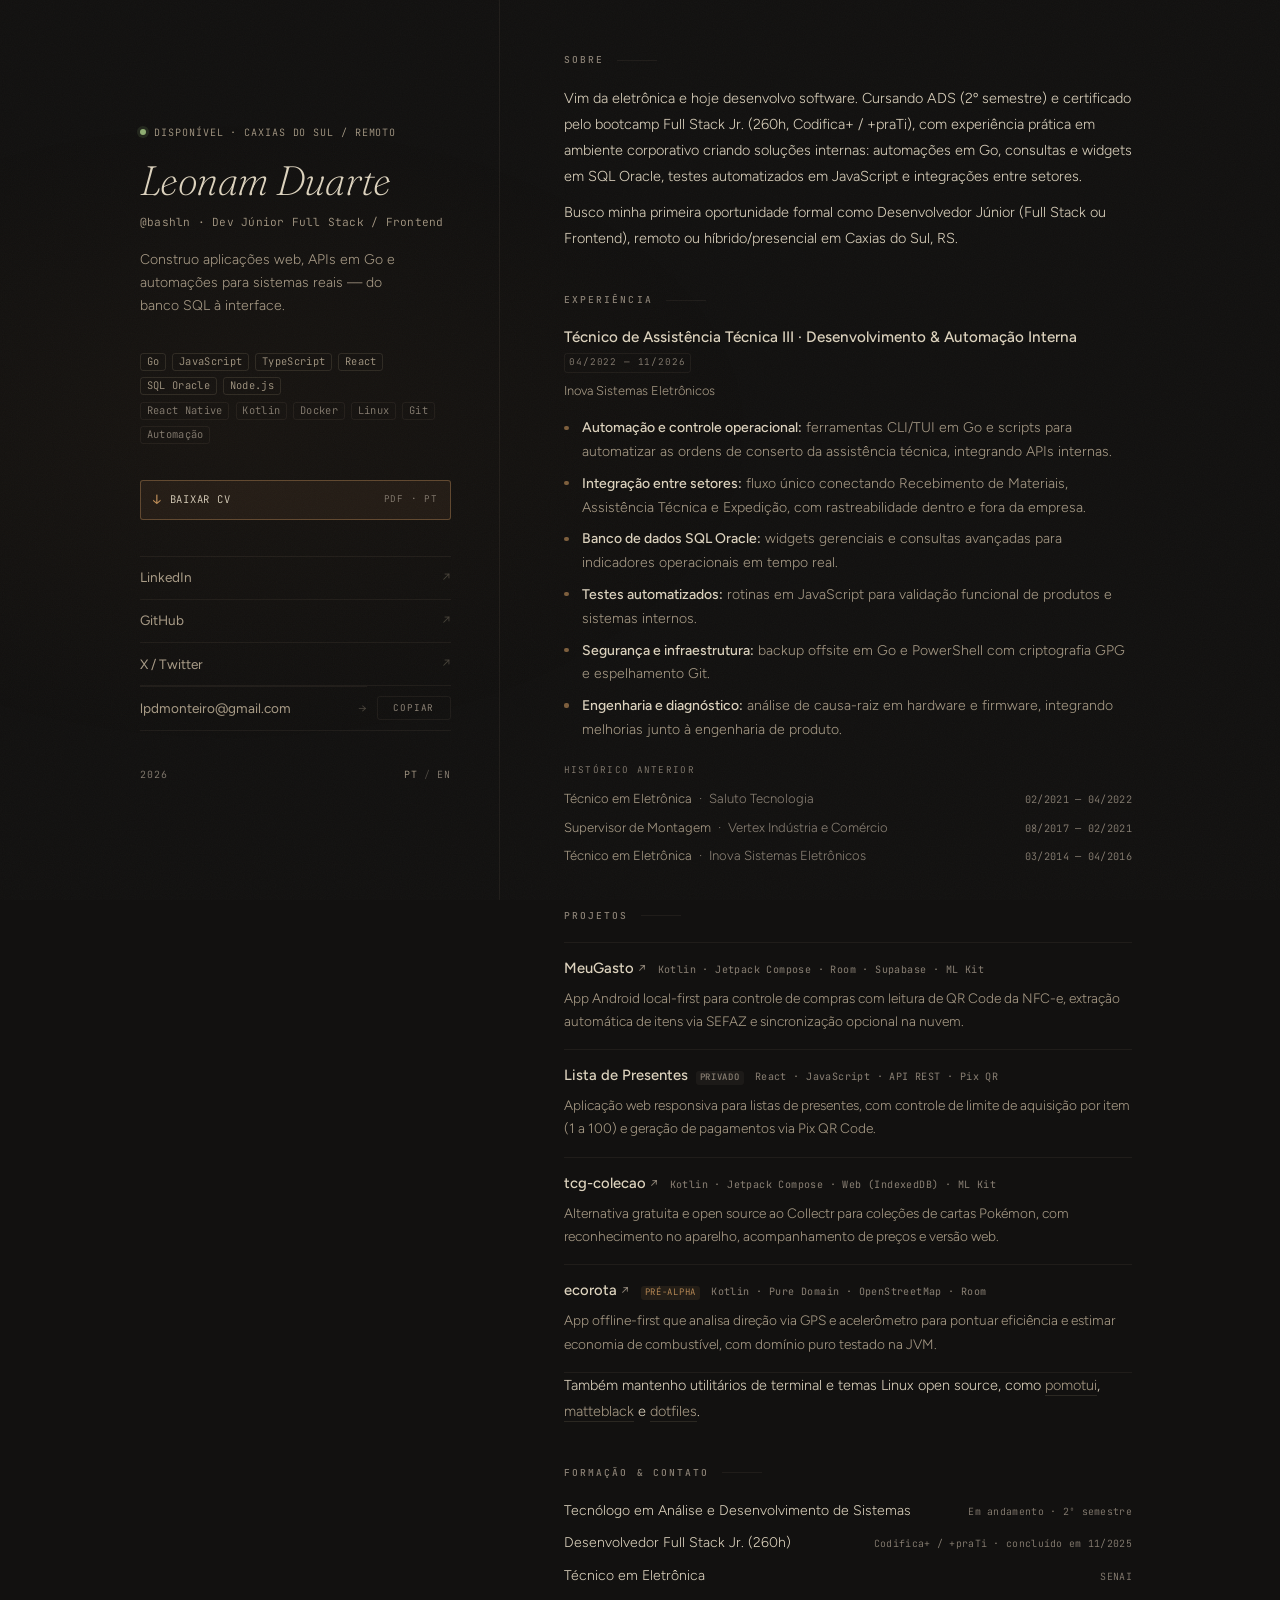
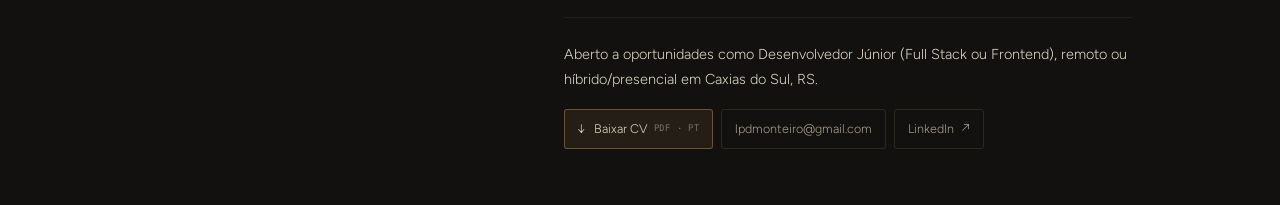
<file: index.html>
<!doctype html>
<html lang="pt-br">
  <head>
    <meta charset="UTF-8" />
    <meta name="viewport" content="width=device-width, initial-scale=1" />
    <meta
      name="description"
      content="Leonam Duarte (bashln) — Desenvolvedor Júnior Full Stack e Frontend. Experiência com automação, ordens de conserto, SQL Oracle, Go, JavaScript, TypeScript, React e Linux. Caxias do Sul - RS e remoto."
    />
    <meta name="theme-color" content="#121110" />
    <meta name="color-scheme" content="dark" />
    <link rel="canonical" href="https://bashln.github.io/portfolio/" />
    <meta property="og:type" content="website" />
    <meta
      property="og:title"
      content="Leonam Duarte (bashln) — Desenvolvedor Júnior Full Stack / Frontend"
    />
    <meta
      property="og:description"
      content="Go, JavaScript, TypeScript, React, SQL Oracle e automação de processos. Aberto a oportunidades remotas ou híbridas/presenciais em Caxias do Sul - RS."
    />
    <meta property="og:url" content="https://bashln.github.io/portfolio/" />
    <meta
      property="og:image"
      content="https://bashln.github.io/portfolio/assets/images/og.png"
    />
    <meta property="og:image:width" content="1200" />
    <meta property="og:image:height" content="630" />
    <meta
      property="og:image:alt"
      content="Leonam Duarte (bashln) — Desenvolvedor Júnior Full Stack / Frontend"
    />
    <meta property="og:locale" content="pt_BR" />
    <meta property="og:locale:alternate" content="en_US" />
    <meta name="twitter:card" content="summary_large_image" />
    <title>Leonam Duarte (bashln) — Desenvolvedor Júnior</title>
    <script type="application/ld+json">
      {
        "@context": "https://schema.org",
        "@type": "Person",
        "name": "Leonam Duarte",
        "alternateName": "bashln",
        "url": "https://bashln.github.io/portfolio/",
        "email": "lpdmonteiro@gmail.com",
        "jobTitle": "Desenvolvedor Júnior (Full Stack / Frontend)",
        "description": "Desenvolvedor Júnior com experiência prática em automação, ordens de conserto, integrações entre setores, SQL Oracle, Go, JavaScript, React e Linux.",
        "address": {
          "@type": "PostalAddress",
          "addressLocality": "Caxias do Sul",
          "addressRegion": "RS",
          "addressCountry": "BR"
        },
        "knowsAbout": [
          "Go",
          "JavaScript",
          "TypeScript",
          "React",
          "React Native",
          "Node.js",
          "SQL",
          "Oracle",
          "Kotlin",
          "Linux",
          "Docker",
          "Git"
        ],
        "hasCredential": [
          {
            "@type": "EducationalOccupationalCredential",
            "name": "Desenvolvedor Full Stack Jr. (260h)",
            "credentialCategory": "certificate",
            "dateCreated": "2025-11",
            "recognizedBy": {
              "@type": "Organization",
              "name": "Codifica+ / +praTi"
            }
          }
        ],
        "sameAs": [
          "https://github.com/bashln",
          "https://www.linkedin.com/in/leonam-monteiro-679200362",
          "https://x.com/bashln"
        ]
      }
    </script>
    <link rel="preconnect" href="https://fonts.googleapis.com" />
    <link rel="preconnect" href="https://fonts.gstatic.com" crossorigin />
    <link
      href="https://fonts.googleapis.com/css2?family=Fraunces:ital,opsz,wght@0,9..144,200;1,9..144,200&family=JetBrains+Mono:wght@400;500&family=Figtree:wght@300;400;500&display=swap"
      rel="stylesheet"
    />
    <link rel="stylesheet" href="assets/style/style.css" />
    <link rel="icon" type="image/x-icon" href="assets/images/favicon.ico" />
    <link
      rel="icon"
      type="image/png"
      sizes="32x32"
      href="assets/images/favicon-32x32.png"
    />
    <link
      rel="icon"
      type="image/png"
      sizes="16x16"
      href="assets/images/favicon-16x16.png"
    />
    <link
      rel="icon"
      type="image/png"
      sizes="192x192"
      href="assets/images/android-chrome-192x192.png"
    />
    <link
      rel="icon"
      type="image/png"
      sizes="512x512"
      href="assets/images/android-chrome-512x512.png"
    />
    <link
      rel="apple-touch-icon"
      sizes="180x180"
      href="assets/images/apple-touch-icon.png"
    />
  </head>
  <body>
    <div class="layout">
      <aside class="sidebar">
        <div class="sidebar-inner">
          <header class="identity">
            <p class="availability">
              <span class="status-dot" aria-hidden="true"></span>
              <span
                data-pt="Disponível · Caxias do Sul / Remoto"
                data-en="Open to work · Remote / Hybrid (RS)"
              >
                Disponível · Caxias do Sul / Remoto
              </span>
            </p>
            <h1>Leonam Duarte</h1>
            <p
              class="role-line"
              data-pt="@bashln · Dev Júnior Full Stack / Frontend"
              data-en="@bashln · Junior Full Stack / Frontend Dev"
            >
              @bashln · Dev Júnior Full Stack / Frontend
            </p>
            <p
              class="tagline"
              data-pt="Construo aplicações web, APIs em Go e automações para sistemas reais — do banco SQL à interface."
              data-en="I build web apps, Go APIs, and process automation for real production systems — from SQL to the UI."
            >
              Construo aplicações web, APIs em Go e automações para sistemas
              reais — do banco SQL à interface.
            </p>
          </header>

          <div class="stack-group" role="group" aria-label="Stack">
            <p class="stack stack-primary">
              <span>Go</span><span>JavaScript</span><span>TypeScript</span
              ><span>React</span><span>SQL Oracle</span><span>Node.js</span>
            </p>
            <p class="stack stack-secondary">
              <span>React Native</span><span>Kotlin</span><span>Docker</span
              ><span>Linux</span><span>Git</span
              ><span data-pt="Automação" data-en="Automation">Automação</span>
            </p>
          </div>

          <a
            class="cv-cta"
            href="assets/cv/leonam-duarte-cv-dev-jr-2026.pdf"
            download
          >
            <span class="cv-cta-icon" aria-hidden="true">↓</span>
            <span data-pt="Baixar CV" data-en="Download CV">Baixar CV</span>
            <span class="cv-cta-meta">PDF · PT</span>
          </a>

          <nav
            class="links"
            aria-label="Principal"
            data-aria-pt="Principal"
            data-aria-en="Primary"
          >
            <a
              href="https://www.linkedin.com/in/leonam-monteiro-679200362"
              rel="noopener noreferrer"
              target="_blank"
            >
              <span>LinkedIn</span>
              <span class="link-arrow" aria-hidden="true">↗</span>
            </a>
            <a
              href="https://github.com/bashln"
              rel="noopener noreferrer"
              target="_blank"
            >
              <span>GitHub</span>
              <span class="link-arrow" aria-hidden="true">↗</span>
            </a>
            <a
              href="https://x.com/bashln"
              rel="noopener noreferrer"
              target="_blank"
            >
              <span>X / Twitter</span>
              <span class="link-arrow" aria-hidden="true">↗</span>
            </a>
            <div class="link-email-row">
              <a class="link-email" href="mailto:lpdmonteiro@gmail.com">
                <span>lpdmonteiro@gmail.com</span>
                <span class="link-arrow" aria-hidden="true">→</span>
              </a>
              <button
                type="button"
                class="copy-btn"
                data-copy="lpdmonteiro@gmail.com"
                data-pt="Copiar"
                data-en="Copy"
                data-copied-pt="Copiado ✓"
                data-copied-en="Copied ✓"
                aria-label="Copiar e-mail"
                data-aria-pt="Copiar e-mail"
                data-aria-en="Copy email address"
              >
                Copiar
              </button>
            </div>
          </nav>

          <footer class="meta-row">
            <span class="year">2026</span>
            <div
              class="lang-toggle"
              role="group"
              aria-label="Idioma / Language"
            >
              <button type="button" data-lang="pt" aria-current="true">
                PT
              </button>
              <span class="lang-sep" aria-hidden="true">/</span>
              <button type="button" data-lang="en">EN</button>
            </div>
          </footer>
        </div>
      </aside>

      <main class="content">
        <section class="section">
          <h2 data-pt="Sobre" data-en="About">Sobre</h2>
          <p
            data-pt="Vim da eletrônica e hoje desenvolvo software. Cursando ADS (2º semestre) e certificado pelo bootcamp Full Stack Jr. (260h, Codifica+ / +praTi), com experiência prática em ambiente corporativo criando soluções internas: automações em Go, consultas e widgets em SQL Oracle, testes automatizados em JavaScript e integrações entre setores."
            data-en="I come from electronics and now I build software. Studying Systems Analysis and Development (2nd semester) and certified by the Full Stack Jr. bootcamp (260h, Codifica+ / +praTi), with hands-on corporate experience building internal tools: Go automation, Oracle SQL queries and widgets, JavaScript automated tests, and cross-team integrations."
          >
            Vim da eletrônica e hoje desenvolvo software. Cursando ADS (2º
            semestre) e certificado pelo bootcamp Full Stack Jr. (260h,
            Codifica+ / +praTi), com experiência prática em ambiente corporativo
            criando soluções internas: automações em Go, consultas e widgets em
            SQL Oracle, testes automatizados em JavaScript e integrações entre
            setores.
          </p>
          <p
            data-pt="Busco minha primeira oportunidade formal como Desenvolvedor Júnior (Full Stack ou Frontend), remoto ou híbrido/presencial em Caxias do Sul, RS."
            data-en="Seeking my first formal role as a Junior Developer (Full Stack or Frontend) — remote, or hybrid/on-site in Caxias do Sul, RS, Brazil."
          >
            Busco minha primeira oportunidade formal como Desenvolvedor Júnior
            (Full Stack ou Frontend), remoto ou híbrido/presencial em Caxias do
            Sul, RS.
          </p>
        </section>

        <section class="section">
          <h2 data-pt="Experiência" data-en="Experience">Experiência</h2>
          <article class="experience-item">
            <header class="experience-head">
              <h3
                data-pt="Técnico de Assistência Técnica III · Desenvolvimento & Automação Interna"
                data-en="Technical Support Specialist III · Internal Systems & Automation"
              >
                Técnico de Assistência Técnica III · Desenvolvimento &amp;
                Automação Interna
              </h3>
              <span class="experience-meta">04/2022 — 11/2026</span>
            </header>
            <p
              class="experience-company"
              data-pt="Inova Sistemas Eletrônicos"
              data-en="Inova Sistemas Eletrônicos"
            >
              Inova Sistemas Eletrônicos
            </p>
            <ul class="experience-list">
              <li>
                <strong
                  data-pt="Automação e controle operacional:"
                  data-en="Operational automation:"
                  >Automação e controle operacional:</strong
                >
                <span
                  data-pt="ferramentas CLI/TUI em Go e scripts para automatizar as ordens de conserto da assistência técnica, integrando APIs internas."
                  data-en="CLI/TUI tools in Go and scripts that automate repair work orders, integrating internal APIs."
                  >ferramentas CLI/TUI em Go e scripts para automatizar as ordens
                  de conserto da assistência técnica, integrando APIs
                  internas.</span
                >
              </li>
              <li>
                <strong
                  data-pt="Integração entre setores:"
                  data-en="Cross-team integration:"
                  >Integração entre setores:</strong
                >
                <span
                  data-pt="fluxo único conectando Recebimento de Materiais, Assistência Técnica e Expedição, com rastreabilidade dentro e fora da empresa."
                  data-en="a single flow connecting material receiving, technical support, and shipping, with material traceability inside and outside the company."
                  >fluxo único conectando Recebimento de Materiais, Assistência
                  Técnica e Expedição, com rastreabilidade dentro e fora da
                  empresa.</span
                >
              </li>
              <li>
                <strong
                  data-pt="Banco de dados SQL Oracle:"
                  data-en="Oracle SQL database:"
                  >Banco de dados SQL Oracle:</strong
                >
                <span
                  data-pt="widgets gerenciais e consultas avançadas para indicadores operacionais em tempo real."
                  data-en="management widgets and advanced queries for real-time operational indicators."
                  >widgets gerenciais e consultas avançadas para indicadores
                  operacionais em tempo real.</span
                >
              </li>
              <li>
                <strong
                  data-pt="Testes automatizados:"
                  data-en="Automated testing:"
                  >Testes automatizados:</strong
                >
                <span
                  data-pt="rotinas em JavaScript para validação funcional de produtos e sistemas internos."
                  data-en="JavaScript routines for functional validation of products and internal systems."
                  >rotinas em JavaScript para validação funcional de produtos e
                  sistemas internos.</span
                >
              </li>
              <li>
                <strong
                  data-pt="Segurança e infraestrutura:"
                  data-en="Security & infrastructure:"
                  >Segurança e infraestrutura:</strong
                >
                <span
                  data-pt="backup offsite em Go e PowerShell com criptografia GPG e espelhamento Git."
                  data-en="offsite backup in Go and PowerShell with GPG encryption and Git mirroring."
                  >backup offsite em Go e PowerShell com criptografia GPG e
                  espelhamento Git.</span
                >
              </li>
              <li>
                <strong
                  data-pt="Engenharia e diagnóstico:"
                  data-en="Engineering & diagnostics:"
                  >Engenharia e diagnóstico:</strong
                >
                <span
                  data-pt="análise de causa-raiz em hardware e firmware, integrando melhorias junto à engenharia de produto."
                  data-en="root-cause analysis across hardware and firmware, feeding fixes back into product engineering."
                  >análise de causa-raiz em hardware e firmware, integrando
                  melhorias junto à engenharia de produto.</span
                >
              </li>
            </ul>

            <p class="experience-subhead" data-pt="Histórico anterior" data-en="Earlier roles">
              Histórico anterior
            </p>
            <ul class="history-list">
              <li>
                <span
                  class="history-role"
                  data-pt="Técnico em Eletrônica"
                  data-en="Electronics Technician"
                  >Técnico em Eletrônica</span
                >
                <span class="history-org">Saluto Tecnologia</span>
                <span class="history-period">02/2021 — 04/2022</span>
              </li>
              <li>
                <span
                  class="history-role"
                  data-pt="Supervisor de Montagem"
                  data-en="Assembly Supervisor"
                  >Supervisor de Montagem</span
                >
                <span class="history-org"
                  >Vertex Indústria e Comércio</span
                >
                <span class="history-period">08/2017 — 02/2021</span>
              </li>
              <li>
                <span
                  class="history-role"
                  data-pt="Técnico em Eletrônica"
                  data-en="Electronics Technician"
                  >Técnico em Eletrônica</span
                >
                <span class="history-org">Inova Sistemas Eletrônicos</span>
                <span class="history-period">03/2014 — 04/2016</span>
              </li>
            </ul>
          </article>
        </section>

        <section class="section">
          <h2 data-pt="Projetos" data-en="Projects">Projetos</h2>
          <ul class="projects">
            <li class="project">
              <div class="project-head">
                <a
                  href="https://github.com/bashln/MeuGasto"
                  rel="noopener noreferrer"
                  target="_blank"
                >
                  <span>MeuGasto</span>
                  <span class="project-arrow" aria-hidden="true">↗</span>
                </a>
                <span class="project-stack"
                  >Kotlin · Jetpack Compose · Room · Supabase · ML Kit</span
                >
              </div>
              <p
                data-pt="App Android local-first para controle de compras com leitura de QR Code da NFC-e, extração automática de itens via SEFAZ e sincronização opcional na nuvem."
                data-en="Local-first Android expense tracker with NFC-e QR Code scanning, automated receipt parsing, and optional Supabase cloud sync."
              >
                App Android local-first para controle de compras com leitura de
                QR Code da NFC-e, extração automática de itens via SEFAZ e
                sincronização opcional na nuvem.
              </p>
            </li>

            <li class="project">
              <div class="project-head">
                <span class="project-title">
                  <span data-pt="Lista de Presentes" data-en="Gift Registry"
                    >Lista de Presentes</span
                  >
                  <span
                    class="project-badge project-badge--muted"
                    data-pt="Privado"
                    data-en="Private"
                    >Privado</span
                  >
                </span>
                <span class="project-stack"
                  >React · JavaScript · API REST · Pix QR</span
                >
              </div>
              <p
                data-pt="Aplicação web responsiva para listas de presentes, com controle de limite de aquisição por item (1 a 100) e geração de pagamentos via Pix QR Code."
                data-en="Responsive web app for gift registries with per-item purchase limits (1–100) and Pix QR Code payment generation."
              >
                Aplicação web responsiva para listas de presentes, com controle
                de limite de aquisição por item (1 a 100) e geração de pagamentos
                via Pix QR Code.
              </p>
            </li>

            <li class="project">
              <div class="project-head">
                <a
                  href="https://github.com/bashln/tcg-colecao"
                  rel="noopener noreferrer"
                  target="_blank"
                >
                  <span>tcg-colecao</span>
                  <span class="project-arrow" aria-hidden="true">↗</span>
                </a>
                <span class="project-stack"
                  >Kotlin · Jetpack Compose · Web (IndexedDB) · ML Kit</span
                >
              </div>
              <p
                data-pt="Alternativa gratuita e open source ao Collectr para coleções de cartas Pokémon, com reconhecimento no aparelho, acompanhamento de preços e versão web."
                data-en="Free, open-source Collectr alternative for Pokémon TCG collections with on-device card scanning, price tracking, and a browser companion."
              >
                Alternativa gratuita e open source ao Collectr para coleções de
                cartas Pokémon, com reconhecimento no aparelho, acompanhamento de
                preços e versão web.
              </p>
            </li>

            <li class="project">
              <div class="project-head">
                <a
                  href="https://github.com/bashln/ecorota"
                  rel="noopener noreferrer"
                  target="_blank"
                >
                  <span>ecorota</span>
                  <span class="project-arrow" aria-hidden="true">↗</span>
                </a>
                <span
                  class="project-badge"
                  data-pt="Pré-alpha"
                  data-en="Pre-alpha"
                  >Pré-alpha</span
                >
                <span class="project-stack"
                  >Kotlin · Pure Domain · OpenStreetMap · Room</span
                >
              </div>
              <p
                data-pt="App offline-first que analisa direção via GPS e acelerômetro para pontuar eficiência e estimar economia de combustível, com domínio puro testado na JVM."
                data-en="Offline-first Android app scoring driving efficiency from GPS and motion sensors to estimate fuel savings, backed by a pure-Kotlin tested domain module."
              >
                App offline-first que analisa direção via GPS e acelerômetro
                para pontuar eficiência e estimar economia de combustível, com
                domínio puro testado na JVM.
              </p>
            </li>
          </ul>

          <p class="projects-note">
            <span
              data-pt="Também mantenho utilitários de terminal e temas Linux open source, como"
              data-en="I also maintain open-source terminal tools and Linux themes, including"
            >
              Também mantenho utilitários de terminal e temas Linux open source,
              como
            </span>
            <a
              href="https://github.com/bashln/pomotui"
              rel="noopener noreferrer"
              target="_blank"
              >pomotui</a
            >,
            <a
              href="https://github.com/bashln/matteblack"
              rel="noopener noreferrer"
              target="_blank"
              >matteblack</a
            >
            <span data-pt="e" data-en="and">e</span>
            <a
              href="https://github.com/bashln/dotfiles"
              rel="noopener noreferrer"
              target="_blank"
              >dotfiles</a
            >.
          </p>
        </section>

        <section class="section">
          <h2 data-pt="Formação & Contato" data-en="Education & Contact">
            Formação &amp; Contato
          </h2>

          <ul class="education-list">
            <li>
              <span
                class="education-title"
                data-pt="Tecnólogo em Análise e Desenvolvimento de Sistemas"
                data-en="Associate degree in Systems Analysis and Development"
                >Tecnólogo em Análise e Desenvolvimento de Sistemas</span
              >
              <span
                class="education-meta"
                data-pt="Em andamento · 2º semestre"
                data-en="In progress · 2nd semester"
                >Em andamento · 2º semestre</span
              >
            </li>
            <li>
              <span
                class="education-title"
                data-pt="Desenvolvedor Full Stack Jr. (260h)"
                data-en="Full Stack Jr. Developer (260h)"
                >Desenvolvedor Full Stack Jr. (260h)</span
              >
              <span
                class="education-meta"
                data-pt="Codifica+ / +praTi · concluído em 11/2025"
                data-en="Codifica+ / +praTi · completed Nov 2025"
                >Codifica+ / +praTi · concluído em 11/2025</span
              >
            </li>
            <li>
              <span
                class="education-title"
                data-pt="Técnico em Eletrônica"
                data-en="Electronics Technician"
                >Técnico em Eletrônica</span
              >
              <span class="education-meta">SENAI</span>
            </li>
          </ul>

          <div class="contact-block">
            <p
              class="contact-lead"
              data-pt="Aberto a oportunidades como Desenvolvedor Júnior (Full Stack ou Frontend), remoto ou híbrido/presencial em Caxias do Sul, RS."
              data-en="Open to Junior Developer roles (Full Stack or Frontend) — remote, or hybrid/on-site in Caxias do Sul, RS, Brazil."
            >
              Aberto a oportunidades como Desenvolvedor Júnior (Full Stack ou
              Frontend), remoto ou híbrido/presencial em Caxias do Sul, RS.
            </p>
            <div class="contact-actions">
              <a
                class="btn btn-primary"
                href="assets/cv/leonam-duarte-cv-dev-jr-2026.pdf"
                download
              >
                <span aria-hidden="true">↓</span>
                <span data-pt="Baixar CV" data-en="Download CV">Baixar CV</span>
                <span class="btn-meta">PDF · PT</span>
              </a>
              <a class="btn" href="mailto:lpdmonteiro@gmail.com">
                <span>lpdmonteiro@gmail.com</span>
              </a>
              <a
                class="btn"
                href="https://www.linkedin.com/in/leonam-monteiro-679200362"
                rel="noopener noreferrer"
                target="_blank"
              >
                <span>LinkedIn</span>
                <span aria-hidden="true">↗</span>
              </a>
            </div>
          </div>
        </section>
      </main>
    </div>

    <div class="grain" aria-hidden="true"></div>
    <span class="sr-only" aria-live="polite" id="live-status"></span>

    <script>
      (function () {
        var KEY = 'bashln-lang';
        var html = document.documentElement;
        var titleEl = document.querySelector('title');
        var descEl = document.querySelector('meta[name="description"]');
        var liveStatus = document.getElementById('live-status');

        var TITLES = {
          pt: 'Leonam Duarte (bashln) — Desenvolvedor Júnior',
          en: 'Leonam Duarte (bashln) — Junior Developer'
        };
        var DESCRIPTIONS = {
          pt: 'Leonam Duarte (bashln) — Desenvolvedor Júnior Full Stack e Frontend. Experiência com automação, ordens de conserto, SQL Oracle, Go, JavaScript, TypeScript, React e Linux. Caxias do Sul - RS e remoto.',
          en: 'Leonam Duarte (bashln) — Junior Full Stack & Frontend Developer. Hands-on experience with Go, JavaScript, TypeScript, React, Oracle SQL, Linux, and process automation. Remote or Caxias do Sul, Brazil.'
        };

        var queryLang = null;
        try {
          var params = new URLSearchParams(window.location.search);
          var q = params.get('lang');
          if (q === 'en' || q === 'pt') queryLang = q;
        } catch (_) {}

        var saved = null;
        try {
          saved = localStorage.getItem(KEY);
        } catch (_) {}

        var currentLang =
          queryLang || (saved === 'en' || saved === 'pt' ? saved : 'pt');
        apply(currentLang);

        document
          .querySelectorAll('.lang-toggle button')
          .forEach(function (btn) {
            btn.addEventListener('click', function () {
              apply(btn.dataset.lang);
            });
          });

        document.querySelectorAll('.copy-btn').forEach(function (btn) {
          var timer = null;
          btn.addEventListener('click', function () {
            var value = btn.dataset.copy;
            if (!value) return;

            var done = function () {
              clearTimeout(timer);
              btn.textContent =
                currentLang === 'pt'
                  ? btn.dataset.copiedPt
                  : btn.dataset.copiedEn;
              btn.classList.add('is-copied');
              if (liveStatus) {
                liveStatus.textContent =
                  currentLang === 'pt'
                    ? 'E-mail copiado para a área de transferência.'
                    : 'Email copied to clipboard.';
              }
              timer = setTimeout(function () {
                btn.classList.remove('is-copied');
                btn.textContent = btn.dataset[currentLang];
              }, 2000);
            };

            if (navigator.clipboard && navigator.clipboard.writeText) {
              navigator.clipboard.writeText(value).then(done).catch(fallback);
            } else {
              fallback();
            }

            function fallback() {
              var ta = document.createElement('textarea');
              ta.value = value;
              ta.setAttribute('readonly', '');
              ta.style.position = 'fixed';
              ta.style.opacity = '0';
              document.body.appendChild(ta);
              ta.select();
              try {
                document.execCommand('copy');
                done();
              } catch (_) {}
              document.body.removeChild(ta);
            }
          });
        });

        function apply(lang) {
          currentLang = lang;
          html.setAttribute('lang', lang === 'pt' ? 'pt-br' : 'en');
          if (titleEl) titleEl.textContent = TITLES[lang];
          if (descEl) descEl.setAttribute('content', DESCRIPTIONS[lang]);

          try {
            localStorage.setItem(KEY, lang);
          } catch (_) {}

          document
            .querySelectorAll('[data-pt][data-en]')
            .forEach(function (el) {
              if (!el.classList.contains('is-copied')) {
                el.textContent = el.dataset[lang];
              }
            });

          document
            .querySelectorAll('[data-aria-pt][data-aria-en]')
            .forEach(function (el) {
              el.setAttribute(
                'aria-label',
                lang === 'pt' ? el.dataset.ariaPt : el.dataset.ariaEn
              );
            });

          document
            .querySelectorAll('.lang-toggle button')
            .forEach(function (btn) {
              if (btn.dataset.lang === lang) {
                btn.setAttribute('aria-current', 'true');
              } else {
                btn.removeAttribute('aria-current');
              }
            });
        }
      })();
    </script>
  </body>
</html>
</file>
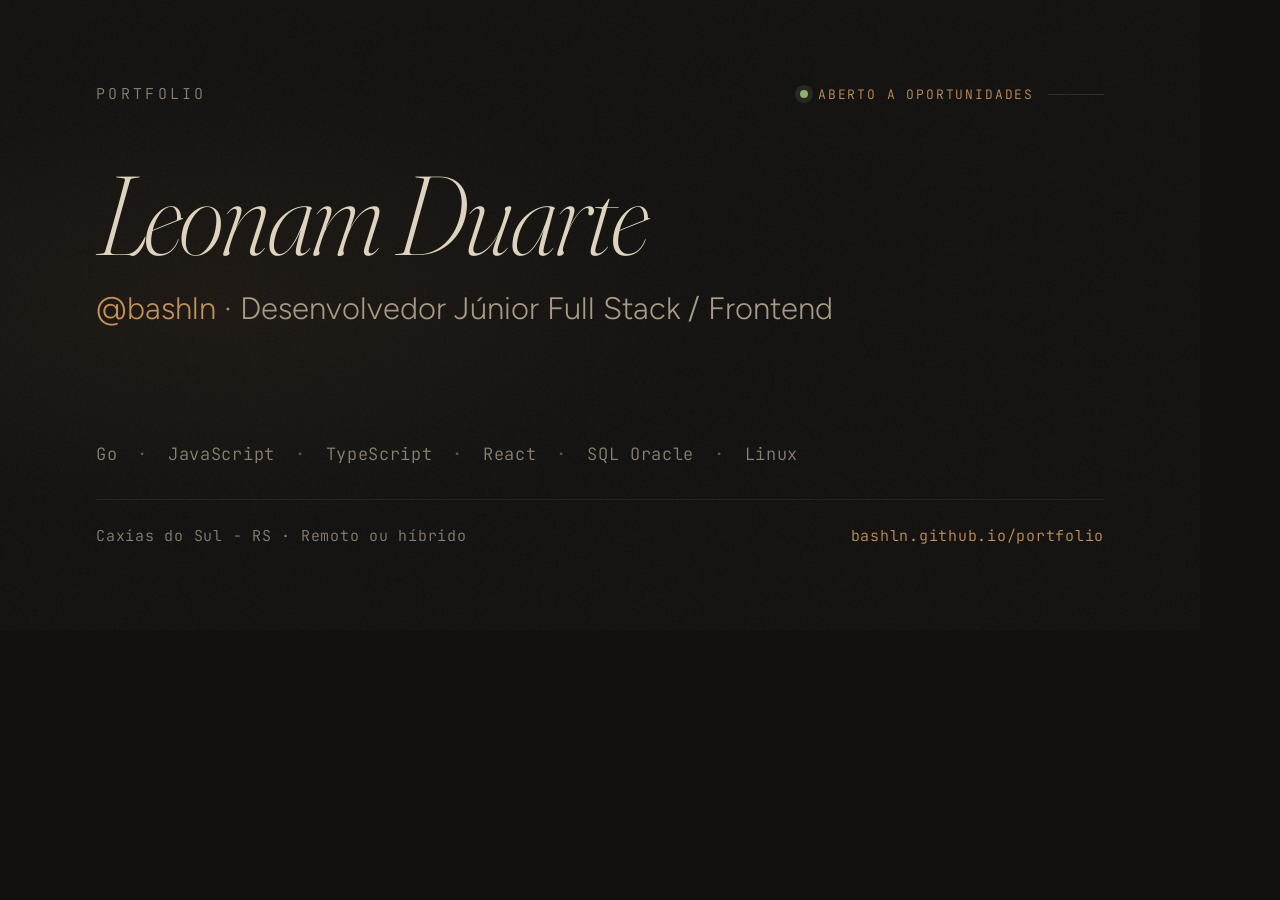
<file: assets/og-card.html>
<!doctype html>
<html lang="pt-br">
  <head>
    <meta charset="UTF-8" />
    <title>OG Card</title>
    <link
      href="https://fonts.googleapis.com/css2?family=Fraunces:ital,opsz,wght@0,9..144,200;1,9..144,200&family=JetBrains+Mono:wght@400;500&family=Figtree:wght@300;400&display=swap"
      rel="stylesheet"
    />
    <style>
      * { box-sizing: border-box; margin: 0; padding: 0; }

      html, body {
        width: 1200px;
        height: 630px;
        overflow: hidden;
      }

      body {
        position: relative;
        background-color: #121110;
        color: #ddd3be;
        font-family: 'Figtree', system-ui, sans-serif;
        font-weight: 300;
        padding: 84px 96px;
        display: flex;
        flex-direction: column;
      }

      /* Ambient glow — same as live site */
      body::before {
        content: '';
        position: absolute;
        inset: 0;
        background: radial-gradient(
          ellipse 65% 55% at 18% 48%,
          rgba(175, 115, 55, 0.07) 0%,
          transparent 65%
        );
        pointer-events: none;
      }

      /* Grain overlay */
      body::after {
        content: '';
        position: absolute;
        inset: 0;
        opacity: 0.035;
        background-image: url("data:image/svg+xml,%3Csvg viewBox='0 0 256 256' xmlns='http://www.w3.org/2000/svg'%3E%3Cfilter id='n'%3E%3CfeTurbulence type='fractalNoise' baseFrequency='0.88' numOctaves='4' stitchTiles='stitch'/%3E%3C/filter%3E%3Crect width='256' height='256' filter='url(%23n)'/%3E%3C/svg%3E");
        background-repeat: repeat;
        pointer-events: none;
      }

      .frame {
        position: relative;
        z-index: 1;
        display: flex;
        flex-direction: column;
        height: 100%;
      }

      .mark {
        font-family: 'JetBrains Mono', monospace;
        font-size: 15px;
        letter-spacing: 0.22em;
        text-transform: uppercase;
        color: #8a8074;
        display: flex;
        align-items: center;
        gap: 14px;
      }

      .mark::after {
        content: '';
        display: block;
        width: 56px;
        height: 1px;
        background: rgba(218, 200, 165, 0.13);
      }

      .status {
        margin-left: auto;
        display: inline-flex;
        align-items: center;
        gap: 10px;
        font-size: 13px;
        letter-spacing: 0.14em;
        color: #c4925a;
      }

      .status::before {
        content: '';
        width: 8px;
        height: 8px;
        border-radius: 50%;
        background: #8fae72;
        box-shadow: 0 0 0 5px rgba(143, 174, 114, 0.14);
      }

      h1 {
        margin-top: 54px;
        font-family: 'Fraunces', Georgia, serif;
        font-weight: 200;
        font-style: italic;
        font-size: 112px;
        line-height: 1.02;
        letter-spacing: -0.025em;
        color: #ddd3be;
      }

      .role {
        margin-top: 18px;
        font-size: 31px;
        font-weight: 300;
        color: #a89b86;
      }

      .role span {
        color: #c4925a;
      }

      .stack {
        margin-top: auto;
        display: flex;
        flex-wrap: wrap;
        gap: 0 20px;
        font-family: 'JetBrains Mono', monospace;
        font-size: 17px;
        letter-spacing: 0.04em;
        color: #8a8074;
      }

      .stack span:not(:last-child)::after {
        content: '·';
        margin-left: 20px;
        color: #5d564d;
      }

      .foot {
        margin-top: 34px;
        padding-top: 26px;
        border-top: 1px solid rgba(218, 200, 165, 0.09);
        display: flex;
        align-items: baseline;
        justify-content: space-between;
        font-family: 'JetBrains Mono', monospace;
        font-size: 15px;
        letter-spacing: 0.05em;
        color: #8a8074;
      }

      .foot .url {
        color: #c4925a;
      }
    </style>
  </head>
  <body>
    <div class="frame">
      <p class="mark">PORTFOLIO<span class="status">ABERTO A OPORTUNIDADES</span></p>
      <h1>Leonam Duarte</h1>
      <p class="role"><span>@bashln</span> · Desenvolvedor Júnior Full Stack / Frontend</p>
      <p class="stack">
        <span>Go</span><span>JavaScript</span><span>TypeScript</span
        ><span>React</span><span>SQL Oracle</span><span>Linux</span>
      </p>
      <div class="foot">
        <span>Caxias do Sul - RS · Remoto ou híbrido</span>
        <span class="url">bashln.github.io/portfolio</span>
      </div>
    </div>
  </body>
</html>
</file>
<file: assets/style/style.css>
/* ── Tokens ────────────────────────────────────────────── */
:root {
  --bg:           #121110;
  --border:       rgba(218, 200, 165, 0.07);
  --border-mid:   rgba(218, 200, 165, 0.13);

  --text:         #ddd3be;
  --text-mid:     #a89b86;
  --text-dim:     #8a8074;

  --accent:       #c4925a;
  --accent-hover: #d4a46a;

  --ff-display: 'Fraunces', Georgia, serif;
  --ff-mono:    'JetBrains Mono', 'Courier New', monospace;
  --ff-body:    'Figtree', system-ui, sans-serif;
}

/* ── Reset ─────────────────────────────────────────────── */
*, *::before, *::after {
  box-sizing: border-box;
}

/* ── Base ──────────────────────────────────────────────── */
html {
  font-size: 16px;
}

body {
  margin: 0;
  min-height: 100vh;
  background-color: var(--bg);
  color: var(--text);
  font-family: var(--ff-body);
  font-weight: 300;
  line-height: 1.7;
  -webkit-font-smoothing: antialiased;
  -moz-osx-font-smoothing: grayscale;
}

/* Ambient warm glow — barely perceptible */
body::before {
  content: '';
  position: fixed;
  inset: 0;
  background: radial-gradient(
    ellipse 65% 55% at 18% 48%,
    rgba(175, 115, 55, 0.04) 0%,
    transparent 65%
  );
  pointer-events: none;
  z-index: 0;
}

/* ── Grain ─────────────────────────────────────────────── */
.grain {
  position: fixed;
  inset: 0;
  pointer-events: none;
  z-index: 9999;
  opacity: 0.028;
  background-image: url("data:image/svg+xml,%3Csvg viewBox='0 0 256 256' xmlns='http://www.w3.org/2000/svg'%3E%3Cfilter id='n'%3E%3CfeTurbulence type='fractalNoise' baseFrequency='0.88' numOctaves='4' stitchTiles='stitch'/%3E%3C/filter%3E%3Crect width='256' height='256' filter='url(%23n)'/%3E%3C/svg%3E");
  background-repeat: repeat;
  background-size: 256px 256px;
}

/* ── Accessibility helpers ─────────────────────────────── */
.sr-only {
  position: absolute;
  width: 1px;
  height: 1px;
  padding: 0;
  margin: -1px;
  overflow: hidden;
  clip: rect(0 0 0 0);
  white-space: nowrap;
  border: 0;
}

/* ── Links ─────────────────────────────────────────────── */
a {
  color: var(--accent);
  text-decoration: none;
  transition: color 200ms ease;
}

a:hover {
  color: var(--accent-hover);
}

a:focus-visible {
  outline: 1px solid var(--accent);
  outline-offset: 3px;
  border-radius: 2px;
}

/* ── Layout ────────────────────────────────────────────── */
.layout {
  position: relative;
  z-index: 1;
  display: grid;
  grid-template-columns: minmax(240px, 37%) minmax(0, 63%);
  max-width: 1080px;
  margin: 0 auto;
  animation: surface 0.55s cubic-bezier(0.16, 1, 0.3, 1) both;
}

@keyframes surface {
  from { opacity: 0; transform: translateY(10px); }
  to   { opacity: 1; transform: translateY(0); }
}

@media (prefers-reduced-motion: reduce) {
  .layout {
    animation: none;
  }

  .status-dot {
    animation: none;
  }

  .links a,
  .project,
  .project-arrow {
    transition-property: color, background-color;
  }
}

/* ── Sidebar ───────────────────────────────────────────── */
.sidebar {
  position: sticky;
  top: 0;
  height: 100vh;
  display: flex;
  align-items: center;
  padding: 0 3rem 0 2.5rem;
  border-right: 1px solid var(--border);
}

/* Em janelas muito altas o centro deixa um vazio grande; ancora no topo. */
@media (min-height: 1100px) {
  .sidebar {
    align-items: flex-start;
    padding-top: 6rem;
  }
}

.sidebar-inner {
  display: flex;
  flex-direction: column;
  gap: 2.25rem;
  width: 100%;
}

/* Availability */
.availability {
  display: inline-flex;
  align-items: center;
  gap: 0.5rem;
  margin: 0 0 1.15rem;
  font-family: var(--ff-mono);
  font-size: 0.63rem;
  letter-spacing: 0.09em;
  text-transform: uppercase;
  color: var(--text-mid);
}

.status-dot {
  flex-shrink: 0;
  width: 0.4rem;
  height: 0.4rem;
  border-radius: 50%;
  background: #8fae72;
  box-shadow: 0 0 0 3px rgba(143, 174, 114, 0.14);
  animation: pulse 3.2s ease-in-out infinite;
}

@keyframes pulse {
  0%, 100% { opacity: 1; }
  50%      { opacity: 0.45; }
}

/* Name */
.identity h1 {
  font-family: var(--ff-display);
  font-weight: 200;
  font-style: italic;
  font-size: clamp(2.25rem, 3.2vw, 2.85rem);
  letter-spacing: -0.015em;
  line-height: 1.05;
  margin: 0 0 0.65rem;
  color: var(--text);
}

.role-line {
  font-family: var(--ff-mono);
  font-size: 0.7rem;
  letter-spacing: 0.02em;
  color: var(--text-mid);
  margin: 0 0 1rem;
}

.tagline {
  font-family: var(--ff-body);
  font-weight: 300;
  font-size: 0.875rem;
  line-height: 1.65;
  color: var(--text-mid);
  margin: 0;
  max-width: 30ch;
}

/* Stack chips */
.stack-group {
  display: flex;
  flex-direction: column;
  gap: 0.4rem;
}

.stack {
  display: flex;
  flex-wrap: wrap;
  gap: 0.4rem;
  margin: 0;
  line-height: 1.15;
}

.stack span {
  font-family: var(--ff-mono);
  font-size: 0.65rem;
  letter-spacing: 0.03em;
  color: var(--text-dim);
  padding: 0.2em 0.55em;
  border: 1px solid var(--border);
  border-radius: 3px;
  transition: color 200ms ease, border-color 200ms ease;
}

.stack span:hover {
  color: var(--text-mid);
  border-color: var(--border-mid);
}

.stack-primary span {
  color: var(--text-mid);
  border-color: var(--border-mid);
}

/* Nav links */
.links {
  display: flex;
  flex-direction: column;
}

.links a {
  display: flex;
  align-items: center;
  justify-content: space-between;
  padding: 0.6rem 0;
  font-family: var(--ff-body);
  font-weight: 400;
  font-size: 0.85rem;
  color: var(--text-mid);
  border-bottom: 1px solid var(--border);
  transition: color 180ms ease, padding-left 180ms ease;
}

.links a:first-child {
  border-top: 1px solid var(--border);
}

.links a:hover {
  color: var(--text);
  padding-left: 0.35rem;
}

.link-arrow {
  font-size: 0.75rem;
  opacity: 0.35;
  transition: opacity 180ms ease, color 180ms ease;
}

.links a:hover .link-arrow {
  opacity: 0.7;
  color: var(--accent);
}

/* CV download */
.cv-cta {
  display: flex;
  align-items: center;
  gap: 0.5rem;
  padding: 0.6rem 0.75rem;
  border: 1px solid rgba(196, 146, 90, 0.38);
  border-radius: 3px;
  background: rgba(196, 146, 90, 0.08);
  font-family: var(--ff-mono);
  font-size: 0.66rem;
  letter-spacing: 0.07em;
  text-transform: uppercase;
  color: var(--text);
  transition: background-color 180ms ease, border-color 180ms ease;
}

.cv-cta:hover {
  background: rgba(196, 146, 90, 0.16);
  border-color: rgba(196, 146, 90, 0.6);
  color: var(--text);
}

.cv-cta-icon {
  color: var(--accent);
  font-size: 0.8rem;
  line-height: 1;
}

.cv-cta-meta {
  margin-left: auto;
  color: var(--text-dim);
  font-size: 0.58rem;
  letter-spacing: 0.08em;
}

/* Email row with copy action */
.link-email-row {
  display: flex;
  align-items: center;
  gap: 0.65rem;
  border-bottom: 1px solid var(--border);
}

.link-email-row .link-email {
  flex: 1 1 auto;
  min-width: 0;
  border-bottom: 0;
  padding-right: 0;
}

.link-email-row .link-email span:first-child {
  overflow: hidden;
  text-overflow: ellipsis;
  white-space: nowrap;
}

.copy-btn {
  flex-shrink: 0;
  min-width: 4.6rem;
  padding: 0.32rem 0.5rem;
  background: none;
  border: 1px solid var(--border);
  border-radius: 3px;
  font-family: var(--ff-mono);
  font-size: 0.58rem;
  letter-spacing: 0.09em;
  text-transform: uppercase;
  text-align: center;
  color: var(--text-dim);
  cursor: pointer;
  transition: color 180ms ease, border-color 180ms ease;
}

.copy-btn:hover {
  color: var(--text-mid);
  border-color: var(--border-mid);
}

.copy-btn.is-copied {
  color: var(--accent);
  border-color: rgba(196, 146, 90, 0.45);
}

.copy-btn:focus-visible {
  outline: 1px solid var(--accent);
  outline-offset: 3px;
}

/* Footer row: year + language toggle */
.meta-row {
  display: flex;
  align-items: center;
  justify-content: space-between;
  gap: 1rem;
  font-family: var(--ff-mono);
  font-size: 0.62rem;
  letter-spacing: 0.1em;
  color: var(--text-dim);
}

.year {
  display: inline-block;
}

.lang-toggle {
  display: inline-flex;
  align-items: center;
  gap: 0.35rem;
}

.lang-toggle button {
  appearance: none;
  background: none;
  border: 0;
  padding: 0.65rem 0.4rem;
  margin: -0.65rem -0.4rem;
  font: inherit;
  letter-spacing: inherit;
  color: var(--text-dim);
  cursor: pointer;
  transition: color 180ms ease;
}

.lang-toggle button:hover {
  color: var(--text-mid);
}

.lang-toggle button[aria-current='true'] {
  color: var(--text-mid);
}

.lang-toggle button[aria-current='true']:hover {
  color: var(--text);
}

.lang-toggle button:focus-visible {
  outline: 1px solid var(--accent);
  outline-offset: 3px;
  border-radius: 2px;
}

.lang-sep {
  color: var(--text-dim);
  opacity: 0.5;
}

/* ── Content ───────────────────────────────────────────── */
.content {
  padding: 3.25rem 3rem 3.5rem 4rem;
}

/* ── Sections ──────────────────────────────────────────── */
.section {
  margin-bottom: 2.5rem;
}

.section:last-child {
  margin-bottom: 0;
}

.section h2 {
  font-family: var(--ff-mono);
  font-size: 0.6rem;
  font-weight: 500;
  text-transform: uppercase;
  letter-spacing: 0.22em;
  color: var(--text-dim);
  margin: 0 0 1.1rem;
  display: flex;
  align-items: center;
  gap: 0.8rem;
}

.section h2::after {
  content: '';
  display: block;
  width: 2.5rem;
  height: 1px;
  background: var(--border);
}

.section > p {
  font-size: 0.9rem;
  line-height: 1.8;
  color: var(--text);
  margin: 0 0 0.75em;
}

.section > p:last-child {
  margin-bottom: 0;
}

/* ── Experience ────────────────────────────────────────── */
.experience-head {
  display: flex;
  flex-wrap: wrap;
  align-items: baseline;
  gap: 0.3rem 0.9rem;
  margin-bottom: 0.9rem;
}

.experience-head h3 {
  font-family: var(--ff-body);
  font-weight: 500;
  font-size: 0.95rem;
  line-height: 1.45;
  color: var(--text);
  margin: 0;
}

.experience-meta {
  font-family: var(--ff-mono);
  font-size: 0.58rem;
  letter-spacing: 0.09em;
  text-transform: uppercase;
  color: var(--text-dim);
  border: 1px solid var(--border);
  border-radius: 3px;
  padding: 0.12em 0.5em;
  white-space: nowrap;
}

.experience-company {
  margin: -0.45rem 0 0.9rem;
  font-size: 0.8rem;
  color: var(--text-mid);
}

.experience-list strong {
  color: var(--text);
  font-weight: 500;
}

.experience-subhead {
  margin: 1.35rem 0 0.55rem;
  font-family: var(--ff-mono);
  font-size: 0.58rem;
  letter-spacing: 0.14em;
  text-transform: uppercase;
  color: var(--text-dim);
}

.history-list {
  list-style: none;
  margin: 0;
  padding: 0;
  display: grid;
  gap: 0.4rem;
}

.history-list li {
  display: flex;
  flex-wrap: wrap;
  align-items: baseline;
  gap: 0.15rem 0.45rem;
  font-size: 0.82rem;
}

.history-role {
  color: var(--text-mid);
}

.history-org {
  color: var(--text-dim);
}

.history-org::before {
  content: '·';
  margin-right: 0.45rem;
  color: var(--text-dim);
}

.history-period {
  margin-left: auto;
  font-family: var(--ff-mono);
  font-size: 0.64rem;
  letter-spacing: 0.03em;
  color: var(--text-dim);
  white-space: nowrap;
}

.experience-list {
  list-style: none;
  margin: 0;
  padding: 0;
  display: grid;
  gap: 0.5rem;
}

.experience-list li {
  position: relative;
  padding-left: 1.15rem;
  font-size: 0.875rem;
  line-height: 1.7;
  color: var(--text-mid);
}

.experience-list li::before {
  content: '';
  position: absolute;
  left: 0.05rem;
  top: 0.66em;
  width: 0.26rem;
  height: 0.26rem;
  border-radius: 50%;
  background: var(--accent);
  opacity: 0.6;
}

/* ── Projects ──────────────────────────────────────────── */
.projects {
  list-style: none;
  padding: 0;
  margin: 0;
}

.project {
  padding: 1rem 0;
  border-bottom: 1px solid var(--border);
  transition: padding-left 180ms ease;
}

.project:first-child {
  border-top: 1px solid var(--border);
}

.project:hover {
  padding-left: 0.6rem;
}

.project-head {
  display: flex;
  flex-wrap: wrap;
  align-items: baseline;
  gap: 0.3rem 0.7rem;
  margin-bottom: 0.55rem;
  line-height: 1.3;
}

.project-head a {
  font-family: var(--ff-body);
  font-weight: 500;
  font-size: 0.925rem;
  color: var(--text);
  transition: color 180ms ease;
}

.project-head a:hover {
  color: var(--accent);
}

.project-stack {
  font-family: var(--ff-mono);
  font-size: 0.63rem;
  letter-spacing: 0.04em;
  color: var(--text-dim);
  font-weight: 400;
}

.project-head a {
  display: inline-flex;
  align-items: baseline;
  gap: 0.3rem;
  padding-block: 0.2rem;
  margin-block: -0.2rem;
}

.project-arrow {
  font-size: 0.7rem;
  color: var(--text-dim);
  transition: color 180ms ease, transform 180ms ease;
}

.project-head a:hover .project-arrow {
  color: var(--accent);
  transform: translate(1px, -1px);
}

.project-badge {
  font-family: var(--ff-mono);
  font-size: 0.56rem;
  letter-spacing: 0.08em;
  text-transform: uppercase;
  color: var(--accent);
  background: rgba(196, 146, 90, 0.1);
  border-radius: 3px;
  padding: 0.12em 0.45em;
}

.project-title {
  display: inline-flex;
  align-items: baseline;
  gap: 0.5rem;
  font-family: var(--ff-body);
  font-weight: 500;
  font-size: 0.925rem;
  line-height: 1.3;
  color: var(--text);
}

.project-badge--muted {
  color: var(--text-dim);
  background: rgba(218, 200, 165, 0.05);
}

/* ── Education & contact ───────────────────────────────── */
.education-list {
  list-style: none;
  margin: 0;
  padding: 0;
  display: grid;
  gap: 0.55rem;
}

.education-list li {
  display: flex;
  flex-wrap: wrap;
  align-items: baseline;
  justify-content: space-between;
  gap: 0.15rem 0.75rem;
}

.education-title {
  font-size: 0.875rem;
  color: var(--text);
}

.education-meta {
  font-family: var(--ff-mono);
  font-size: 0.62rem;
  letter-spacing: 0.03em;
  color: var(--text-dim);
}

.contact-block {
  margin-top: 1.85rem;
  padding-top: 1.5rem;
  border-top: 1px solid var(--border);
}

.contact-lead {
  margin: 0;
  font-size: 0.9rem;
  line-height: 1.75;
  color: var(--text);
}

.contact-actions {
  display: flex;
  flex-wrap: wrap;
  gap: 0.5rem;
  margin-top: 1rem;
}

.btn {
  display: inline-flex;
  align-items: center;
  gap: 0.45rem;
  padding: 0.55rem 0.8rem;
  border: 1px solid var(--border-mid);
  border-radius: 3px;
  font-family: var(--ff-body);
  font-size: 0.78rem;
  color: var(--text-mid);
  transition: color 180ms ease, border-color 180ms ease,
    background-color 180ms ease;
}

.btn:hover {
  color: var(--text);
  border-color: var(--border-mid);
  background: rgba(218, 200, 165, 0.04);
}

.btn-primary {
  border-color: rgba(196, 146, 90, 0.45);
  background: rgba(196, 146, 90, 0.1);
  color: var(--text);
}

.btn-primary:hover {
  border-color: rgba(196, 146, 90, 0.7);
  background: rgba(196, 146, 90, 0.18);
  color: var(--text);
}

.btn-meta {
  font-family: var(--ff-mono);
  font-size: 0.56rem;
  letter-spacing: 0.08em;
  text-transform: uppercase;
  color: var(--text-dim);
}

.project > p {
  font-size: 0.855rem;
  line-height: 1.7;
  color: var(--text-mid);
  margin: 0;
}

.projects-note {
  margin: 1.1rem 0 0;
  font-size: 0.8rem;
  line-height: 1.7;
  color: var(--text-dim);
}

.projects-note a {
  color: var(--text-mid);
  border-bottom: 1px solid var(--border-mid);
  padding-bottom: 1px;
}

.projects-note a:hover {
  color: var(--accent);
  border-color: currentColor;
}

/* ── Responsive ────────────────────────────────────────── */
@media (max-width: 860px) {
  .layout {
    grid-template-columns: 1fr;
  }

  .sidebar {
    position: static;
    height: auto;
    padding: 3rem 1.5rem 2.25rem;
    border-right: none;
    border-bottom: 1px solid var(--border);
  }

  .content {
    padding: 2.5rem 1.5rem 4rem;
  }
}

@media (max-height: 820px) and (min-width: 861px) {
  .sidebar {
    align-items: flex-start;
    padding-top: 3rem;
    padding-bottom: 2rem;
  }

  .sidebar-inner {
    gap: 1.75rem;
  }

  .content {
    padding: 2.25rem 3rem 2.5rem 4rem;
  }

  .section {
    margin-bottom: 1.75rem;
  }

  .section h2 {
    margin-bottom: 0.85rem;
  }

  .project {
    padding: 0.8rem 0;
  }
}

@media (max-height: 760px) and (min-width: 861px) {
  .sidebar {
    padding-top: 2rem;
    padding-bottom: 1.5rem;
  }

  .sidebar-inner {
    gap: 1.35rem;
  }

  .content {
    padding: 1.75rem 3rem 2rem 4rem;
  }

  .section {
    margin-bottom: 1.25rem;
  }

  .section h2 {
    margin-bottom: 0.7rem;
  }

  .project {
    padding: 0.65rem 0;
  }
}

@media (min-width: 861px) {
  html {
    scrollbar-width: thin;
    scrollbar-color: rgba(218, 200, 165, 0.18) transparent;
  }
}
</file>
